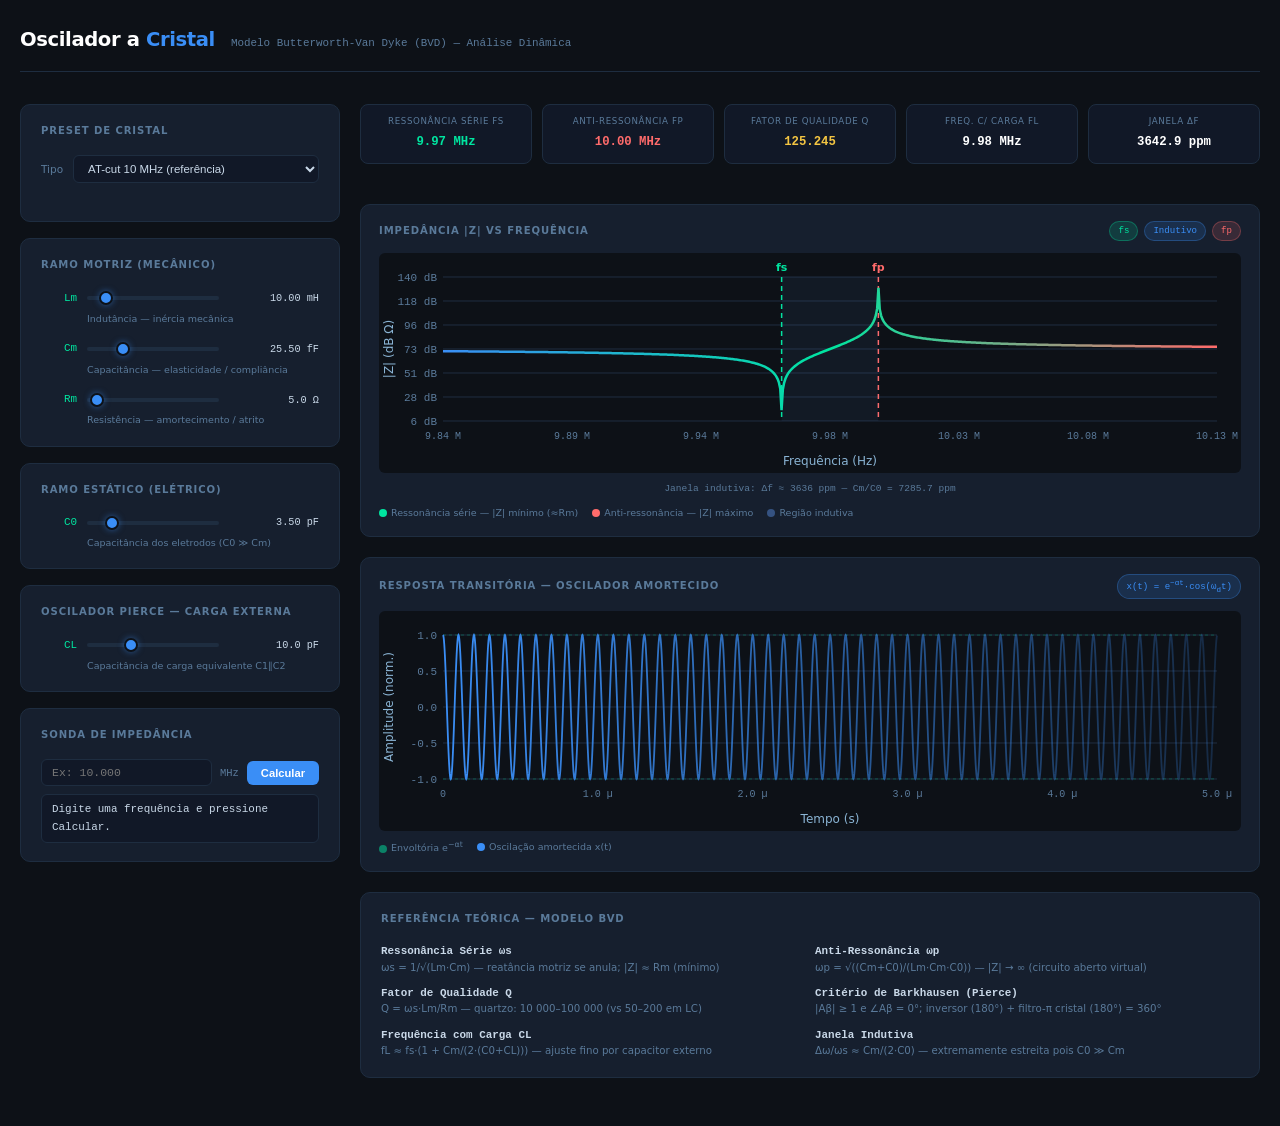
<file: simulador-oscilador-cristal.html>
<!DOCTYPE html>
<html lang="pt-BR">
<head>
  <meta charset="UTF-8"/>
  <meta name="viewport" content="width=device-width,initial-scale=1.0"/>
  <title>Simulador de Oscilador a Cristal — Modelo BVD</title>
  <style>
/* style.css — Crystal Oscillator Simulator */

:root {
  --bg:       #0d1117;
  --surface:  #111827;
  --card:     #161f2e;
  --border:   #1e2d40;
  --accent1:  #3a8ef6;   /* series resonance blue */
  --accent2:  #00e5a0;   /* inductive region teal */
  --accent3:  #ff6b6b;   /* parallel resonance red */
  --text:     #c9d8e8;
  --muted:    #5a7a9a;
  --mono:     "Courier New", "Lucida Console", monospace;
  --sans:     system-ui, -apple-system, "Segoe UI", sans-serif;
  --radius:   10px;
}

*, *::before, *::after { box-sizing: border-box; margin: 0; padding: 0; }

html, body {
  height: 100%;
  background: var(--bg);
  color: var(--text);
  font-family: var(--sans);
  font-size: 14px;
  line-height: 1.6;
}

/* ── Layout ──────────────────────────────────────────── */

.app-wrapper {
  max-width: 1280px;
  margin: 0 auto;
  padding: 24px 20px 48px;
}

header {
  display: flex;
  align-items: baseline;
  gap: 16px;
  margin-bottom: 32px;
  border-bottom: 1px solid var(--border);
  padding-bottom: 16px;
}

header h1 {
  font-size: 1.4rem;
  font-weight: 700;
  letter-spacing: -0.02em;
  color: #fff;
}
header h1 span { color: var(--accent1); }

header .subtitle {
  font-size: 0.78rem;
  color: var(--muted);
  font-family: var(--mono);
}

.grid-main {
  display: grid;
  grid-template-columns: 320px 1fr;
  gap: 20px;
  align-items: start;
}

@media (max-width: 860px) {
  .grid-main { grid-template-columns: 1fr; }
}

/* ── Cards ───────────────────────────────────────────── */

.card {
  background: var(--card);
  border: 1px solid var(--border);
  border-radius: var(--radius);
  padding: 18px 20px;
}

.card-title {
  font-size: 0.72rem;
  font-weight: 600;
  letter-spacing: 0.09em;
  text-transform: uppercase;
  color: var(--muted);
  margin-bottom: 16px;
}

/* ── Preset selector ─────────────────────────────────── */

.preset-row {
  display: flex;
  align-items: center;
  gap: 10px;
  margin-bottom: 20px;
}

.preset-row label { font-size: 0.75rem; color: var(--muted); white-space: nowrap; }

select {
  flex: 1;
  background: var(--surface);
  color: var(--text);
  border: 1px solid var(--border);
  border-radius: 6px;
  padding: 6px 10px;
  font-size: 0.82rem;
  cursor: pointer;
  outline: none;
}
select:focus { border-color: var(--accent1); }

/* ── Parameter sliders ───────────────────────────────── */

.param-group {
  display: flex;
  flex-direction: column;
  gap: 14px;
}

.param-row {
  display: grid;
  grid-template-columns: 36px 1fr 90px;
  align-items: center;
  gap: 10px;
}

.param-label {
  font-family: var(--mono);
  font-size: 0.78rem;
  color: var(--accent2);
  text-align: right;
}

input[type="range"] {
  -webkit-appearance: none;
  appearance: none;
  width: 100%;
  height: 4px;
  border-radius: 2px;
  background: var(--border);
  outline: none;
  cursor: pointer;
}
input[type="range"]::-webkit-slider-thumb {
  -webkit-appearance: none;
  width: 14px; height: 14px;
  border-radius: 50%;
  background: var(--accent1);
  border: 2px solid var(--bg);
  box-shadow: 0 0 6px rgba(58,142,246,0.5);
}
input[type="range"]:focus::-webkit-slider-thumb { background: var(--accent2); }

.param-val {
  font-family: var(--mono);
  font-size: 0.73rem;
  color: var(--text);
  text-align: right;
}

.param-desc {
  grid-column: 2 / 4;
  font-size: 0.68rem;
  color: var(--muted);
  margin-top: -6px;
}

.param-divider {
  border: none;
  border-top: 1px solid var(--border);
  margin: 4px 0;
}

/* ── Metrics strip ───────────────────────────────────── */

.metrics-strip {
  display: grid;
  grid-template-columns: repeat(5, 1fr);
  gap: 10px;
  margin-bottom: 20px;
}

@media (max-width: 700px) {
  .metrics-strip { grid-template-columns: repeat(3, 1fr); }
}

.metric-box {
  background: var(--surface);
  border: 1px solid var(--border);
  border-radius: 8px;
  padding: 10px 12px;
  text-align: center;
}

.metric-label {
  font-size: 0.62rem;
  letter-spacing: 0.07em;
  text-transform: uppercase;
  color: var(--muted);
  margin-bottom: 4px;
}

.metric-value {
  font-family: var(--mono);
  font-size: 0.88rem;
  font-weight: 700;
  color: #fff;
}

.metric-box:nth-child(1) .metric-value { color: var(--accent2); }
.metric-box:nth-child(2) .metric-value { color: var(--accent3); }
.metric-box:nth-child(3) .metric-value { color: #f4c542; }

/* ── Charts ──────────────────────────────────────────── */

.charts-col {
  display: flex;
  flex-direction: column;
  gap: 20px;
}

.chart-card { padding: 16px 18px; }

.chart-header {
  display: flex;
  justify-content: space-between;
  align-items: center;
  margin-bottom: 12px;
}

.chart-tag {
  font-size: 0.65rem;
  padding: 2px 8px;
  border-radius: 20px;
  font-family: var(--mono);
}
.tag-series   { background: rgba(0,229,160,0.15); color: var(--accent2); border: 1px solid rgba(0,229,160,0.3); }
.tag-parallel { background: rgba(255,107,107,0.15); color: var(--accent3); border: 1px solid rgba(255,107,107,0.3); }
.tag-inductive{ background: rgba(58,142,246,0.15); color: var(--accent1); border: 1px solid rgba(58,142,246,0.3); }

canvas {
  display: block;
  width: 100%;
  height: 220px;
  border-radius: 6px;
}

.region-label {
  margin-top: 8px;
  font-family: var(--mono);
  font-size: 0.68rem;
  color: var(--muted);
  text-align: center;
}

/* ── Probe tool ──────────────────────────────────────── */

.probe-row {
  display: flex;
  gap: 8px;
  align-items: center;
  margin-top: 12px;
}

.probe-row input[type="number"] {
  flex: 1;
  background: var(--surface);
  color: var(--text);
  border: 1px solid var(--border);
  border-radius: 6px;
  padding: 6px 10px;
  font-family: var(--mono);
  font-size: 0.82rem;
  outline: none;
}
.probe-row input:focus { border-color: var(--accent1); }

.probe-row .unit {
  font-family: var(--mono);
  font-size: 0.75rem;
  color: var(--muted);
}

.btn {
  background: var(--accent1);
  color: #fff;
  border: none;
  border-radius: 6px;
  padding: 6px 14px;
  font-size: 0.8rem;
  font-weight: 600;
  cursor: pointer;
  transition: background 0.15s;
  white-space: nowrap;
}
.btn:hover { background: #5ba3ff; }

.probe-result {
  margin-top: 8px;
  font-family: var(--mono);
  font-size: 0.78rem;
  color: var(--text);
  min-height: 1.4em;
  padding: 6px 10px;
  background: var(--surface);
  border-radius: 6px;
  border: 1px solid var(--border);
}

/* ── Info panel ──────────────────────────────────────── */

.info-grid {
  display: grid;
  grid-template-columns: 1fr 1fr;
  gap: 10px;
  margin-top: 12px;
}

.info-item {
  font-size: 0.73rem;
  color: var(--muted);
  line-height: 1.5;
}

.info-item strong {
  display: block;
  font-family: var(--mono);
  color: var(--text);
  font-size: 0.78rem;
}

/* ── Legend dots ─────────────────────────────────────── */

.legend {
  display: flex;
  gap: 14px;
  font-size: 0.68rem;
  color: var(--muted);
  margin-top: 8px;
}
.dot {
  display: inline-block;
  width: 8px; height: 8px;
  border-radius: 50%;
  margin-right: 4px;
  vertical-align: middle;
}
  </style>
</head>
<body>
<div class="app-wrapper">
  <header>
    <h1>Oscilador a <span>Cristal</span></h1>
    <span class="subtitle">Modelo Butterworth-Van Dyke (BVD) — Análise Dinâmica</span>
  </header>
  <div class="grid-main">
    <aside>
      <div class="card" style="margin-bottom:16px">
        <div class="card-title">Preset de Cristal</div>
        <div class="preset-row">
          <label for="preset-select">Tipo</label>
          <select id="preset-select">
            <option value="10MHz-AT">AT-cut 10 MHz (referência)</option>
            <option value="4MHz-AT">AT-cut 4 MHz</option>
            <option value="20MHz-SC">SC-cut 20 MHz</option>
            <option value="32kHz-TF">Diapasão 32,768 kHz</option>
            <option value="Custom">Personalizado</option>
          </select>
        </div>
      </div>
      <div class="card" style="margin-bottom:16px">
        <div class="card-title">Ramo Motriz (Mecânico)</div>
        <div class="param-group">
          <div class="param-row">
            <span class="param-label">Lm</span>
            <input type="range" id="lm" min="0.1" max="100" step="0.1" value="10"/>
            <span class="param-val" id="val-lm">10.00 mH</span>
            <span class="param-desc">Indutância — inércia mecânica</span>
          </div>
          <div class="param-row">
            <span class="param-label">Cm</span>
            <input type="range" id="cm" min="1" max="100" step="0.5" value="25.33"/>
            <span class="param-val" id="val-cm">25.33 fF</span>
            <span class="param-desc">Capacitância — elasticidade / compliância</span>
          </div>
          <div class="param-row">
            <span class="param-label">Rm</span>
            <input type="range" id="rm" min="0.5" max="200" step="0.5" value="5"/>
            <span class="param-val" id="val-rm">5.0 Ω</span>
            <span class="param-desc">Resistência — amortecimento / atrito</span>
          </div>
        </div>
      </div>
      <div class="card" style="margin-bottom:16px">
        <div class="card-title">Ramo Estático (Elétrico)</div>
        <div class="param-group">
          <div class="param-row">
            <span class="param-label">C0</span>
            <input type="range" id="c0" min="0.5" max="20" step="0.1" value="3.5"/>
            <span class="param-val" id="val-c0">3.50 pF</span>
            <span class="param-desc">Capacitância dos eletrodos (C0 ≫ Cm)</span>
          </div>
        </div>
      </div>
      <div class="card" style="margin-bottom:16px">
        <div class="card-title">Oscilador Pierce — Carga Externa</div>
        <div class="param-group">
          <div class="param-row">
            <span class="param-label">CL</span>
            <input type="range" id="cl" min="1" max="30" step="0.5" value="10"/>
            <span class="param-val" id="val-cl">10.0 pF</span>
            <span class="param-desc">Capacitância de carga equivalente C1∥C2</span>
          </div>
        </div>
      </div>
      <div class="card">
        <div class="card-title">Sonda de Impedância</div>
        <div class="probe-row">
          <input type="number" id="probe-freq" placeholder="Ex: 10.000" step="0.001"/>
          <span class="unit">MHz</span>
          <button class="btn" id="btn-probe">Calcular</button>
        </div>
        <div class="probe-result" id="probe-result">Digite uma frequência e pressione Calcular.</div>
      </div>
    </aside>
    <main class="charts-col">
      <div class="metrics-strip">
        <div class="metric-box"><div class="metric-label">Ressonância Série fs</div><div class="metric-value" id="metric-fs">—</div></div>
        <div class="metric-box"><div class="metric-label">Anti-Ressonância fp</div><div class="metric-value" id="metric-fp">—</div></div>
        <div class="metric-box"><div class="metric-label">Fator de Qualidade Q</div><div class="metric-value" id="metric-q">—</div></div>
        <div class="metric-box"><div class="metric-label">Freq. c/ Carga fL</div><div class="metric-value" id="metric-fl">—</div></div>
        <div class="metric-box"><div class="metric-label">Janela Δf</div><div class="metric-value" id="metric-delta">—</div></div>
      </div>
      <div class="card chart-card">
        <div class="chart-header">
          <span class="card-title" style="margin-bottom:0">Impedância |Z| vs Frequência</span>
          <div style="display:flex;gap:6px">
            <span class="chart-tag tag-series">fs</span>
            <span class="chart-tag tag-inductive">Indutivo</span>
            <span class="chart-tag tag-parallel">fp</span>
          </div>
        </div>
        <canvas id="canvas-impedance"></canvas>
        <div class="region-label" id="region-label"></div>
        <div class="legend">
          <span><span class="dot" style="background:#00e5a0"></span>Ressonância série — |Z| mínimo (≈Rm)</span>
          <span><span class="dot" style="background:#ff6b6b"></span>Anti-ressonância — |Z| máximo</span>
          <span><span class="dot" style="background:rgba(100,160,255,0.4)"></span>Região indutiva</span>
        </div>
      </div>
      <div class="card chart-card">
        <div class="chart-header">
          <span class="card-title" style="margin-bottom:0">Resposta Transitória — Oscilador Amortecido</span>
          <span class="chart-tag tag-inductive">x(t) = e<sup>−αt</sup>·cos(ω<sub>d</sub>t)</span>
        </div>
        <canvas id="canvas-transient"></canvas>
        <div class="legend">
          <span><span class="dot" style="background:rgba(0,229,160,0.5)"></span>Envoltória e<sup>−αt</sup></span>
          <span><span class="dot" style="background:#3a8ef6"></span>Oscilação amortecida x(t)</span>
        </div>
      </div>
      <div class="card">
        <div class="card-title">Referência Teórica — Modelo BVD</div>
        <div class="info-grid">
          <div class="info-item"><strong>Ressonância Série ωs</strong>ωs = 1/√(Lm·Cm) — reatância motriz se anula; |Z| ≈ Rm (mínimo)</div>
          <div class="info-item"><strong>Anti-Ressonância ωp</strong>ωp = √((Cm+C0)/(Lm·Cm·C0)) — |Z| → ∞ (circuito aberto virtual)</div>
          <div class="info-item"><strong>Fator de Qualidade Q</strong>Q = ωs·Lm/Rm — quartzo: 10 000–100 000 (vs 50–200 em LC)</div>
          <div class="info-item"><strong>Critério de Barkhausen (Pierce)</strong>|Aβ| ≥ 1 e ∠Aβ = 0°; inversor (180°) + filtro-π cristal (180°) = 360°</div>
          <div class="info-item"><strong>Frequência com Carga CL</strong>fL ≈ fs·(1 + Cm/(2·(C0+CL))) — ajuste fino por capacitor externo</div>
          <div class="info-item"><strong>Janela Indutiva</strong>Δω/ωs ≈ Cm/(2·C0) — extremamente estreita pois C0 ≫ Cm</div>
        </div>
      </div>
    </main>
  </div>
</div>
<script>
// ── crystal-model.js ──────────────────────────────────────────────────────
/**
 * crystal-model.js
 * Butterworth-Van Dyke (BVD) equivalent circuit model.
 * All frequencies in Hz, impedances in Ohms, capacitances in Farads, inductances in Henries.
 */

class CrystalModel {
  /**
   * @param {object} params
   * @param {number} params.Lm  - Motional inductance (H)   — represents mechanical mass/inertia
   * @param {number} params.Cm  - Motional capacitance (F)  — represents elasticity/compliance
   * @param {number} params.Rm  - Motional resistance (Ω)   — represents internal friction/damping
   * @param {number} params.C0  - Static (electrode) capacitance (F)
   */
  constructor({ Lm, Cm, Rm, C0 }) {
    this.Lm = Lm;
    this.Cm = Cm;
    this.Rm = Rm;
    this.C0 = C0;
  }

  /** Series resonance ωs = 1/√(Lm·Cm) */
  get ws() {
    return 1 / Math.sqrt(this.Lm * this.Cm);
  }

  /** Series resonance frequency fs (Hz) */
  get fs() {
    return this.ws / (2 * Math.PI);
  }

  /**
   * Parallel / anti-resonance ωp ≈ ωs · √(1 + Cm/C0)
   * Exact: ωp = √((Cm + C0)/(Lm·Cm·C0))
   */
  get wp() {
    return Math.sqrt((this.Cm + this.C0) / (this.Lm * this.Cm * this.C0));
  }

  /** Parallel resonance frequency fp (Hz) */
  get fp() {
    return this.wp / (2 * Math.PI);
  }

  /** Quality factor Q = ωs·Lm / Rm  =  1/(ωs·Cm·Rm) */
  get Q() {
    return (this.ws * this.Lm) / this.Rm;
  }

  /** Fractional frequency separation Δω/ωs ≈ Cm/(2·C0) */
  get deltaOmegaNorm() {
    return this.Cm / (2 * this.C0);
  }

  /**
   * Oscillation frequency with external load capacitance CL (Pierce oscillator).
   * First-order Taylor expansion: ωL ≈ ωs · (1 + Cm / (2·(C0 + CL)))
   * @param {number} CL  - Load capacitance (F)
   * @returns {number} fL (Hz)
   */
  fWithLoad(CL) {
    const wL = this.ws * (1 + this.Cm / (2 * (this.C0 + CL)));
    return wL / (2 * Math.PI);
  }

  /**
   * Complex impedance Z(ω) of the full BVD circuit.
   * Z_motional = Rm + j·ω·Lm + 1/(j·ω·Cm)
   * Z_static   = 1/(j·ω·C0)
   * Z_total    = Z_motional ∥ Z_static
   *
   * Returns { re, im, mag, phase }
   * @param {number} freq - Frequency in Hz
   */
  impedance(freq) {
    const w = 2 * Math.PI * freq;

    // Motional branch: Z_m = Rm + j(wLm - 1/(wCm))
    const zmRe = this.Rm;
    const zmIm = w * this.Lm - 1 / (w * this.Cm);

    // Static branch: Z_0 = -j/(wC0)
    const z0Im = -1 / (w * this.C0);

    // Parallel combination: Z = (Z_m * Z_0) / (Z_m + Z_0)
    // Numerator = Z_m · Z_0  (Z_0 is purely imaginary)
    const numRe = zmRe * 0 - zmIm * z0Im; // Re(Z_m · Z_0)
    const numIm = zmRe * z0Im + zmIm * 0;  // Im(Z_m · Z_0)

    // Denominator = Z_m + Z_0
    const denRe = zmRe;
    const denIm = zmIm + z0Im;
    const denMag2 = denRe * denRe + denIm * denIm;

    const re = (numRe * denRe + numIm * denIm) / denMag2;
    const im = (numIm * denRe - numRe * denIm) / denMag2;
    const mag = Math.sqrt(re * re + im * im);
    const phase = Math.atan2(im, re) * (180 / Math.PI);

    return { re, im, mag, phase };
  }

  /**
   * Generate impedance curve data across a frequency sweep.
   * @param {number} nPoints - Number of sample points
   * @returns {Array<{f, magDb, phase}>}
   */
  sweepImpedance(nPoints = 600) {
    const fCenter = (this.fs + this.fp) / 2;
    const span = Math.max((this.fp - this.fs) * 8, fCenter * 0.001);
    const fStart = fCenter - span / 2;
    const fStop  = fCenter + span / 2;

    const data = [];
    for (let i = 0; i < nPoints; i++) {
      const f = fStart + (fStop - fStart) * (i / (nPoints - 1));
      const z = this.impedance(f);
      const magDb = z.mag > 0 ? 20 * Math.log10(z.mag) : -200;
      data.push({ f, magDb, phase: z.phase, mag: z.mag });
    }
    return data;
  }

  /**
   * Simulate damped oscillation of the crystal (mechanical analogy).
   * x''(t) + (Rm/Lm)·x'(t) + (1/(Lm·Cm))·x(t) = 0
   * Solution: x(t) = A·e^(-αt)·cos(ωd·t)
   * @param {number} duration - seconds
   * @param {number} sampleRate - samples per second
   */
  simulateTransient(duration = 10e-6, sampleRate = 1e9) {
    const alpha = this.Rm / (2 * this.Lm);            // decay constant
    const wd    = Math.sqrt(Math.max(this.ws * this.ws - alpha * alpha, 0)); // damped freq
    const dt    = 1 / sampleRate;
    const n     = Math.floor(duration * sampleRate);
    const out   = [];

    for (let i = 0; i < n; i++) {
      const t = i * dt;
      const x = Math.exp(-alpha * t) * Math.cos(wd * t);
      out.push({ t, x });
    }
    return out;
  }
}

// Default 10 MHz AT-cut quartz crystal (typical datasheet values)
const DEFAULT_PARAMS = {
  Lm: 10e-3,       // 10 mH
  Cm: 25.33e-15,   // 25.33 fF  → fs ≈ 10 MHz
  Rm: 5,           // 5 Ω
  C0: 3.5e-12,     // 3.5 pF   (C0 >> Cm  ✓)
};



// ── charts.js ─────────────────────────────────────────────────────────────
/**
 * charts.js
 * Lightweight canvas chart utilities — no external dependencies.
 */

/** Map a data value to canvas pixel coordinates */
function mapRange(val, inMin, inMax, outMin, outMax) {
  return outMin + ((val - inMin) / (inMax - inMin)) * (outMax - outMin);
}

/**
 * Draw the impedance magnitude (|Z| dB) vs frequency curve.
 * @param {HTMLCanvasElement} canvas
 * @param {Array<{f, magDb}>} data
 * @param {number} fs - Series resonance (Hz)
 * @param {number} fp - Parallel resonance (Hz)
 * @param {object} opts
 */
function drawImpedanceCurve(canvas, data, fs, fp, opts = {}) {
  const ctx = canvas.getContext('2d');
  const dpr = window.devicePixelRatio || 1;
  const W = canvas.clientWidth  || canvas.width  / dpr;
  const H = canvas.clientHeight || canvas.height / dpr;
  canvas.width  = W * dpr;
  canvas.height = H * dpr;
  ctx.scale(dpr, dpr);

  const pad = { top: 24, right: 24, bottom: 52, left: 64 };
  const cw = W - pad.left - pad.right;
  const ch = H - pad.top  - pad.bottom;

  // Background
  ctx.fillStyle = opts.bg || '#0d1117';
  ctx.fillRect(0, 0, W, H);

  if (!data || data.length === 0) return;

  const fVals   = data.map(d => d.f);
  const dbVals  = data.map(d => d.magDb).filter(isFinite);
  const fMin    = fVals[0];
  const fMax    = fVals[fVals.length - 1];
  const dbMin   = Math.min(...dbVals) - 10;
  const dbMax   = Math.max(...dbVals) + 10;

  // Grid
  ctx.strokeStyle = '#1e2d40';
  ctx.lineWidth = 1;
  const yGridSteps = 6;
  for (let i = 0; i <= yGridSteps; i++) {
    const y = pad.top + ch * (i / yGridSteps);
    ctx.beginPath();
    ctx.moveTo(pad.left, y);
    ctx.lineTo(pad.left + cw, y);
    ctx.stroke();
    const dbLabel = (dbMax - (dbMax - dbMin) * (i / yGridSteps)).toFixed(0);
    ctx.fillStyle = '#5a7a9a';
    ctx.font = '11px "Courier New", monospace';
    ctx.textAlign = 'right';
    ctx.fillText(dbLabel + ' dB', pad.left - 6, y + 4);
  }

  // Axes labels
  ctx.fillStyle = '#8ab4d4';
  ctx.font = '12px system-ui, sans-serif';
  ctx.textAlign = 'center';
  ctx.fillText('Frequência (Hz)', pad.left + cw / 2, H - 8);

  ctx.save();
  ctx.translate(14, pad.top + ch / 2);
  ctx.rotate(-Math.PI / 2);
  ctx.fillText('|Z| (dB Ω)', 0, 0);
  ctx.restore();

  // Resonance vertical markers
  const drawMarker = (freq, label, color) => {
    const x = pad.left + mapRange(freq, fMin, fMax, 0, cw);
    ctx.strokeStyle = color;
    ctx.lineWidth = 1.5;
    ctx.setLineDash([5, 4]);
    ctx.beginPath();
    ctx.moveTo(x, pad.top);
    ctx.lineTo(x, pad.top + ch);
    ctx.stroke();
    ctx.setLineDash([]);
    ctx.fillStyle = color;
    ctx.font = 'bold 11px system-ui';
    ctx.textAlign = 'center';
    ctx.fillText(label, x, pad.top - 6);
  };

  drawMarker(fs, 'fs', '#00e5a0');
  drawMarker(fp, 'fp', '#ff6b6b');

  // Inductive region fill
  const xFs = pad.left + mapRange(fs, fMin, fMax, 0, cw);
  const xFp = pad.left + mapRange(fp, fMin, fMax, 0, cw);
  ctx.fillStyle = 'rgba(100,160,255,0.06)';
  ctx.fillRect(xFs, pad.top, xFp - xFs, ch);

  // Impedance curve
  ctx.beginPath();
  ctx.lineWidth = 2.5;

  // Gradient stroke
  const grad = ctx.createLinearGradient(pad.left, 0, pad.left + cw, 0);
  grad.addColorStop(0,   '#3a8ef6');
  grad.addColorStop(0.5, '#00e5a0');
  grad.addColorStop(1,   '#ff6b6b');
  ctx.strokeStyle = grad;

  let first = true;
  for (const d of data) {
    if (!isFinite(d.magDb)) { first = true; continue; }
    const x = pad.left + mapRange(d.f, fMin, fMax, 0, cw);
    const y = pad.top  + mapRange(d.magDb, dbMax, dbMin, 0, ch);
    const yc = Math.max(pad.top, Math.min(pad.top + ch, y));
    if (first) { ctx.moveTo(x, yc); first = false; } else { ctx.lineTo(x, yc); }
  }
  ctx.stroke();

  // X-axis frequency ticks
  const tickCount = 6;
  ctx.fillStyle = '#5a7a9a';
  ctx.font = '10px "Courier New", monospace';
  ctx.textAlign = 'center';
  for (let i = 0; i <= tickCount; i++) {
    const f = fMin + (fMax - fMin) * (i / tickCount);
    const x = pad.left + cw * (i / tickCount);
    ctx.fillText(formatHz(f), x, pad.top + ch + 18);
  }
}

/**
 * Draw the transient oscillation waveform.
 * @param {HTMLCanvasElement} canvas
 * @param {Array<{t, x}>} data
 */
function drawTransientWaveform(canvas, data, opts = {}) {
  const ctx = canvas.getContext('2d');
  const dpr = window.devicePixelRatio || 1;
  const W = canvas.clientWidth  || canvas.width  / dpr;
  const H = canvas.clientHeight || canvas.height / dpr;
  canvas.width  = W * dpr;
  canvas.height = H * dpr;
  ctx.scale(dpr, dpr);

  const pad = { top: 24, right: 24, bottom: 52, left: 64 };
  const cw = W - pad.left - pad.right;
  const ch = H - pad.top  - pad.bottom;

  ctx.fillStyle = opts.bg || '#0d1117';
  ctx.fillRect(0, 0, W, H);

  if (!data || data.length === 0) return;

  const tMax = data[data.length - 1].t;
  const tMin = 0;

  // Grid
  ctx.strokeStyle = '#1e2d40';
  ctx.lineWidth = 1;
  for (let i = 0; i <= 4; i++) {
    const y = pad.top + ch * (i / 4);
    ctx.beginPath(); ctx.moveTo(pad.left, y); ctx.lineTo(pad.left + cw, y); ctx.stroke();
    const label = (1 - 2 * (i / 4)).toFixed(1);
    ctx.fillStyle = '#5a7a9a';
    ctx.font = '11px "Courier New", monospace';
    ctx.textAlign = 'right';
    ctx.fillText(label, pad.left - 6, y + 4);
  }

  // Envelope
  ctx.strokeStyle = 'rgba(0,229,160,0.3)';
  ctx.lineWidth = 1;
  ctx.setLineDash([3, 3]);
  let firstEnv = true;
  for (const d of data) {
    const alpha = opts.alpha || 0;
    const env = Math.exp(-alpha * d.t);
    const x = pad.left + mapRange(d.t, tMin, tMax, 0, cw);
    const y = pad.top + mapRange(env, 1, -1, 0, ch);
    if (firstEnv) { ctx.moveTo(x, y); firstEnv = false; }
    else ctx.lineTo(x, y);
  }
  ctx.beginPath();
  firstEnv = true;
  for (const d of data) {
    const alpha = opts.alpha || 0;
    const env = Math.exp(-alpha * d.t);
    const x = pad.left + mapRange(d.t, tMin, tMax, 0, cw);
    const y = pad.top  + mapRange(env,  1, -1, 0, ch);
    if (firstEnv) { ctx.moveTo(x, y); firstEnv = false; } else ctx.lineTo(x, y);
  }
  ctx.stroke();
  ctx.beginPath();
  firstEnv = true;
  for (const d of data) {
    const alpha = opts.alpha || 0;
    const env = -Math.exp(-alpha * d.t);
    const x = pad.left + mapRange(d.t, tMin, tMax, 0, cw);
    const y = pad.top  + mapRange(env,  1, -1, 0, ch);
    if (firstEnv) { ctx.moveTo(x, y); firstEnv = false; } else ctx.lineTo(x, y);
  }
  ctx.stroke();
  ctx.setLineDash([]);

  // Waveform
  ctx.beginPath();
  const grad2 = ctx.createLinearGradient(pad.left, 0, pad.left + cw, 0);
  grad2.addColorStop(0,   '#3a8ef6');
  grad2.addColorStop(1,   'rgba(58,142,246,0.2)');
  ctx.strokeStyle = grad2;
  ctx.lineWidth = 1.8;

  // Downsample for performance
  const maxPts = 2000;
  const step = Math.max(1, Math.floor(data.length / maxPts));
  let firstPt = true;
  for (let i = 0; i < data.length; i += step) {
    const d = data[i];
    const x = pad.left + mapRange(d.t, tMin, tMax, 0, cw);
    const y = pad.top  + mapRange(d.x, 1, -1, 0, ch);
    if (firstPt) { ctx.moveTo(x, y); firstPt = false; } else ctx.lineTo(x, y);
  }
  ctx.stroke();

  // Labels
  ctx.fillStyle = '#8ab4d4';
  ctx.font = '12px system-ui, sans-serif';
  ctx.textAlign = 'center';
  ctx.fillText('Tempo (s)', pad.left + cw / 2, H - 8);
  ctx.save();
  ctx.translate(14, pad.top + ch / 2);
  ctx.rotate(-Math.PI / 2);
  ctx.fillText('Amplitude (norm.)', 0, 0);
  ctx.restore();

  // Time ticks
  ctx.fillStyle = '#5a7a9a';
  ctx.font = '10px "Courier New", monospace';
  ctx.textAlign = 'center';
  for (let i = 0; i <= 5; i++) {
    const t = tMin + (tMax - tMin) * (i / 5);
    const x = pad.left + cw * (i / 5);
    ctx.fillText(formatTime(t), x, pad.top + ch + 18);
  }
}

/** Format frequency with SI prefix */
function formatHz(f) {
  if (f >= 1e9) return (f / 1e9).toFixed(2) + ' G';
  if (f >= 1e6) return (f / 1e6).toFixed(2) + ' M';
  if (f >= 1e3) return (f / 1e3).toFixed(1) + ' k';
  return f.toFixed(0);
}

/** Format time with SI prefix */
function formatTime(t) {
  if (t === 0) return '0';
  if (t < 1e-9) return (t * 1e12).toFixed(1) + ' p';
  if (t < 1e-6) return (t * 1e9).toFixed(1) + ' n';
  if (t < 1e-3) return (t * 1e6).toFixed(1) + ' µ';
  return (t * 1e3).toFixed(1) + ' m';
}



// ── ui.js ─────────────────────────────────────────────────────────────────
/**
 * ui.js
 * Wires HTML controls → CrystalModel → chart renders + metrics display.
 */




// ─── State ────────────────────────────────────────────────────────────────────

let model = new CrystalModel(DEFAULT_PARAMS);
let transientData = [];
let sweepData     = [];

// ─── DOM refs ─────────────────────────────────────────────────────────────────

const els = {};
const ids = [
  'lm', 'cm', 'rm', 'c0', 'cl',
  'val-lm', 'val-cm', 'val-rm', 'val-c0', 'val-cl',
  'metric-fs', 'metric-fp', 'metric-q', 'metric-fl', 'metric-delta',
  'canvas-impedance', 'canvas-transient',
  'region-label', 'probe-freq', 'probe-result',
  'preset-select',
];

function initDom() {
  ids.forEach(id => {
    const el = document.getElementById(id);
    if (el) els[id] = el;
  });
}

// ─── Presets ──────────────────────────────────────────────────────────────────

const PRESETS = {
  '10MHz-AT': { Lm: 10e-3,   Cm: 25.33e-15, Rm: 5,   C0: 3.5e-12 },
  '4MHz-AT':  { Lm: 62.5e-3, Cm: 25.5e-15,  Rm: 15,  C0: 5.0e-12 },
  '32kHz-TF': { Lm: 3.5,     Cm: 7.0e-15,   Rm: 40e3, C0: 1.3e-12 },
  '20MHz-SC': { Lm: 3.2e-3,  Cm: 20e-15,    Rm: 8,   C0: 4.0e-12 },
  'Custom':   null,
};

// ─── Slider → model ───────────────────────────────────────────────────────────

const SLIDER_CONFIG = {
  lm: { param: 'Lm', scale: v => v * 1e-3,          fmt: v => (v * 1e3).toFixed(2) + ' mH' },
  cm: { param: 'Cm', scale: v => v * 1e-15,          fmt: v => (v * 1e15).toFixed(2) + ' fF' },
  rm: { param: 'Rm', scale: v => v,                  fmt: v => v.toFixed(1) + ' Ω'  },
  c0: { param: 'C0', scale: v => v * 1e-12,          fmt: v => (v * 1e12).toFixed(2) + ' pF' },
  cl: { param: '_CL', scale: v => v * 1e-12,         fmt: v => (v * 1e12).toFixed(1) + ' pF' },
};

function readSliders() {
  const raw = {};
  for (const [key, cfg] of Object.entries(SLIDER_CONFIG)) {
    const el = els[key];
    if (!el) continue;
    const v = parseFloat(el.value);
    raw[key] = v;
    const valEl = els[`val-${key}`];
    if (valEl) valEl.textContent = cfg.fmt(cfg.scale(v));
  }
  return raw;
}

function applyPreset(name) {
  const p = PRESETS[name];
  if (!p) return;
  // Lm in mH, Cm in fF, Rm in Ω, C0 in pF
  if (els['lm']) els['lm'].value = p.Lm * 1e3;
  if (els['cm']) els['cm'].value = p.Cm * 1e15;
  if (els['rm']) els['rm'].value = p.Rm;
  if (els['c0']) els['c0'].value = p.C0 * 1e12;
}

// ─── Main update loop ─────────────────────────────────────────────────────────

function update() {
  const raw = readSliders();
  const CL  = SLIDER_CONFIG.cl.scale(raw.cl || 10);

  model = new CrystalModel({
    Lm: SLIDER_CONFIG.lm.scale(raw.lm),
    Cm: SLIDER_CONFIG.cm.scale(raw.cm),
    Rm: SLIDER_CONFIG.rm.scale(raw.rm),
    C0: SLIDER_CONFIG.c0.scale(raw.c0),
  });

  // Metrics
  if (els['metric-fs'])    els['metric-fs'].textContent    = formatHz(model.fs) + 'Hz';
  if (els['metric-fp'])    els['metric-fp'].textContent    = formatHz(model.fp) + 'Hz';
  if (els['metric-q'])     els['metric-q'].textContent     = model.Q.toLocaleString('pt-BR', { maximumFractionDigits: 0 });
  if (els['metric-fl'])    els['metric-fl'].textContent    = formatHz(model.fWithLoad(CL)) + 'Hz';
  if (els['metric-delta']) els['metric-delta'].textContent = (model.deltaOmegaNorm * 1e6).toFixed(1) + ' ppm';

  // Region description
  if (els['region-label']) {
    const ratio = model.Cm / model.C0;
    els['region-label'].textContent =
      `Janela indutiva: Δf ≈ ${((model.fp - model.fs) / model.fs * 1e6).toFixed(0)} ppm — ` +
      `Cm/C0 = ${(ratio * 1e6).toFixed(1)} ppm`;
  }

  // Charts
  sweepData = model.sweepImpedance(600);
  drawImpedanceCurve(els['canvas-impedance'], sweepData, model.fs, model.fp);

  const duration   = Math.min(50 / model.fs, 200e-6);
  const sampleRate = Math.min(model.fs * 50, 500e6);
  transientData = model.simulateTransient(duration, sampleRate);
  const alpha = model.Rm / (2 * model.Lm);
  drawTransientWaveform(els['canvas-transient'], transientData, { alpha });
}

// ─── Probe tool ───────────────────────────────────────────────────────────────

function probeFrequency() {
  const fInput = els['probe-freq'];
  const result = els['probe-result'];
  if (!fInput || !result) return;

  const fHz = parseFloat(fInput.value) * 1e6;
  if (!isFinite(fHz) || fHz <= 0) { result.textContent = 'Frequência inválida'; return; }

  const z = model.impedance(fHz);
  const region =
    fHz < model.fs ? 'Capacitivo (abaixo de fs)' :
    fHz > model.fp ? 'Capacitivo (acima de fp)' :
    'Indutivo (entre fs e fp)';

  result.innerHTML =
    `|Z| = ${z.mag >= 1e6 ? (z.mag/1e6).toFixed(2)+' MΩ' : z.mag >= 1e3 ? (z.mag/1e3).toFixed(2)+' kΩ' : z.mag.toFixed(1)+' Ω'} &nbsp;|&nbsp; ` +
    `φ = ${z.phase.toFixed(1)}° &nbsp;|&nbsp; ${region}`;
}

// ─── Init ─────────────────────────────────────────────────────────────────────

function init() {
  initDom();

  // Bind sliders
  for (const key of Object.keys(SLIDER_CONFIG)) {
    const el = els[key];
    if (el) el.addEventListener('input', () => { markCustom(); update(); });
  }

  // Preset selector
  const presetEl = els['preset-select'];
  if (presetEl) {
    presetEl.addEventListener('change', e => {
      if (e.target.value !== 'Custom') {
        applyPreset(e.target.value);
        update();
      }
    });
  }

  // Probe button
  const btn = document.getElementById('btn-probe');
  if (btn) btn.addEventListener('click', probeFrequency);
  const probeInput = els['probe-freq'];
  if (probeInput) probeInput.addEventListener('keydown', e => { if (e.key === 'Enter') probeFrequency(); });

  // Resize
  window.addEventListener('resize', update);

  update();
}

function markCustom() {
  const el = els['preset-select'];
  if (el) el.value = 'Custom';
}



// ── main ──────────────────────────────────────────────────────────────────────
document.addEventListener('DOMContentLoaded', () => { init(); });
</script>
</body>
</html>
</file>
